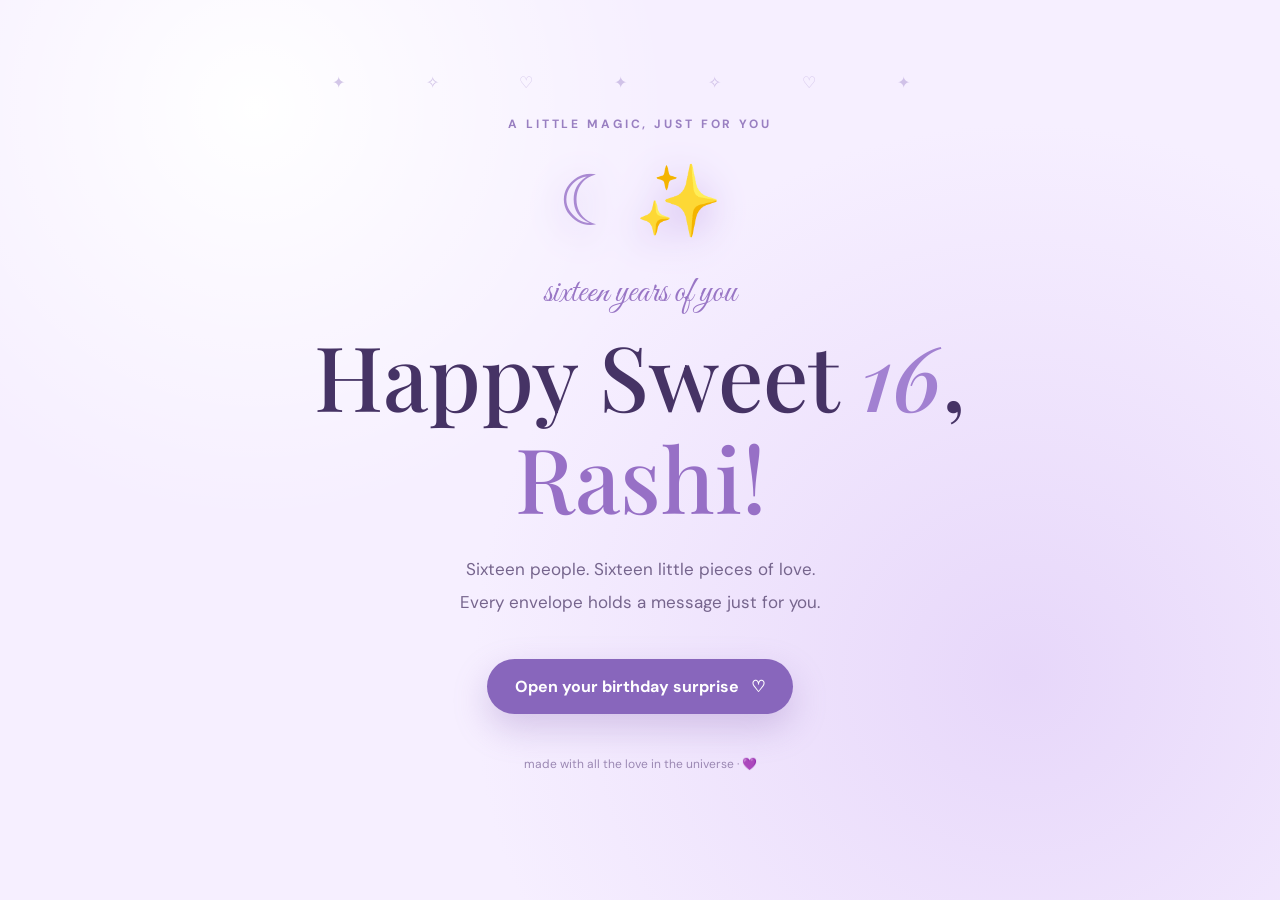
<file: index.html>
<!doctype html><html lang="en"><head><meta charset="utf-8"><meta name="viewport" content="width=device-width, initial-scale=1"><title>For Rashi 💜 Sweet 16</title><link rel="stylesheet" href="style.css"></head><body class="welcome"><div class="sparkles" aria-hidden="true">✦ ✧ ♡ ✦ ✧ ♡ ✦</div><main class="hero"><div class="eyebrow">A LITTLE MAGIC, JUST FOR YOU</div><div class="moon">☾ ✨</div><p class="pretitle">sixteen years of you</p><h1>Happy Sweet <em>16</em>,<br><span>Rashi!</span></h1><p class="intro">Sixteen people. Sixteen little pieces of love.<br>Every envelope holds a message just for you.</p><a class="primary" href="letters.html">Open your birthday surprise <span>♡</span></a><p class="footnote">made with all the love in the universe · 💜</p></main></body></html>
</file>
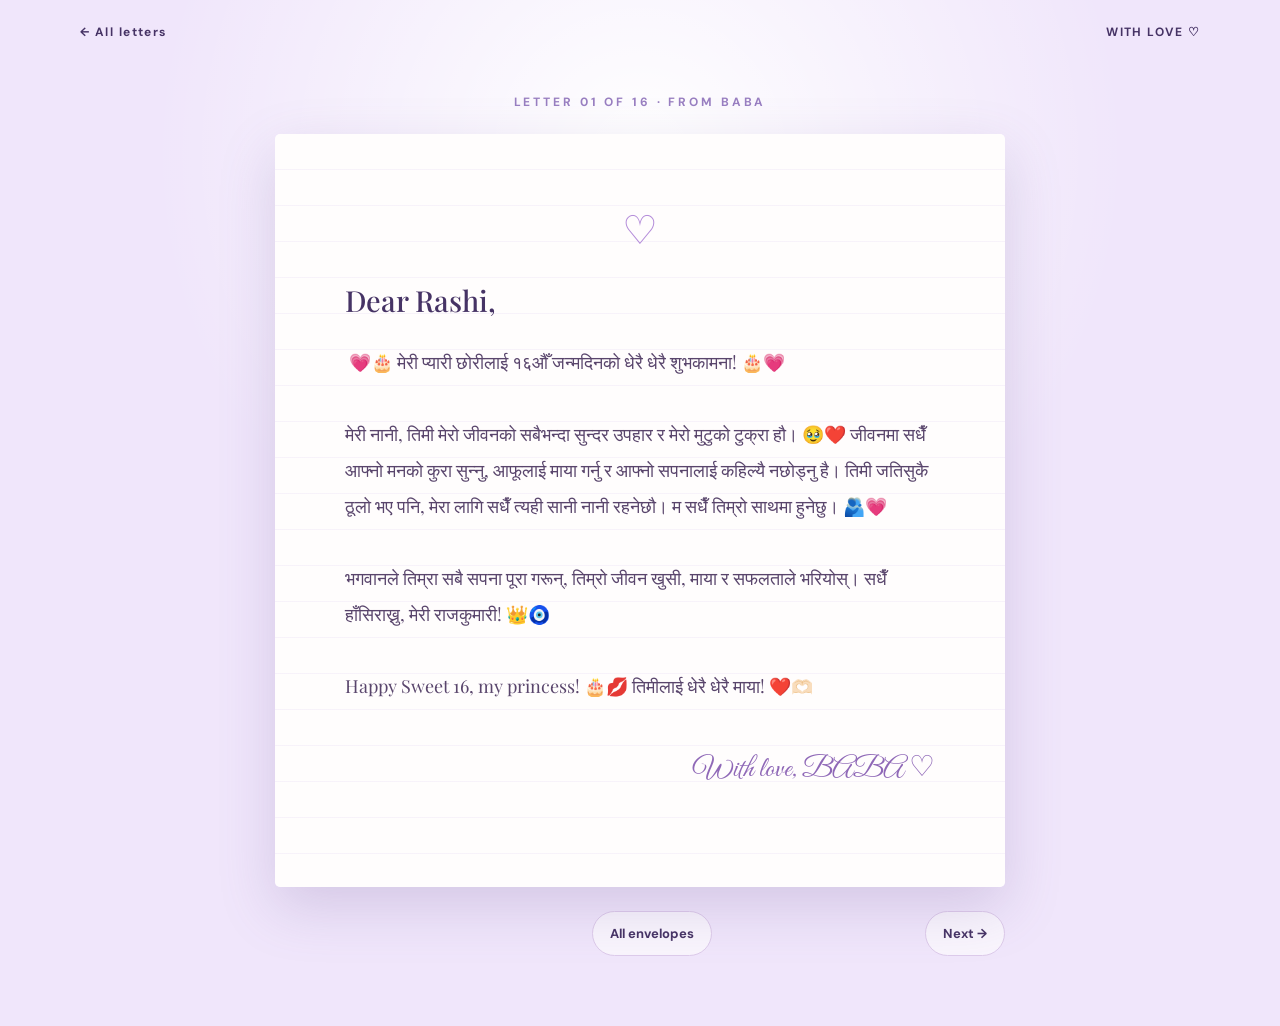
<file: letter.html>
<!doctype html><html lang="en"><head><meta charset="utf-8"><meta name="viewport" content="width=device-width, initial-scale=1"><title>A Letter for Rashi 💌</title><link rel="stylesheet" href="style.css"></head><body class="reading"><header class="topbar"><a href="letters.html">← All letters</a><span>WITH LOVE ♡</span></header><main class="read-container"><p class="eyebrow" id="letter-number"></p><div class="paper"><div class="paper-heart">♡</div><p class="salutation">Dear Rashi,</p><div id="letter-message" class="letter-message"></div><p class="signature" id="signature"></p></div><div class="read-actions"><a id="previous" class="outline" href="letters.html">← Previous</a><a class="outline" href="letters.html">All envelopes</a><a id="next" class="outline" href="letters.html">Next →</a></div></main><script src="letters-data.js"></script><script src="main.js"></script></body></html>
</file>
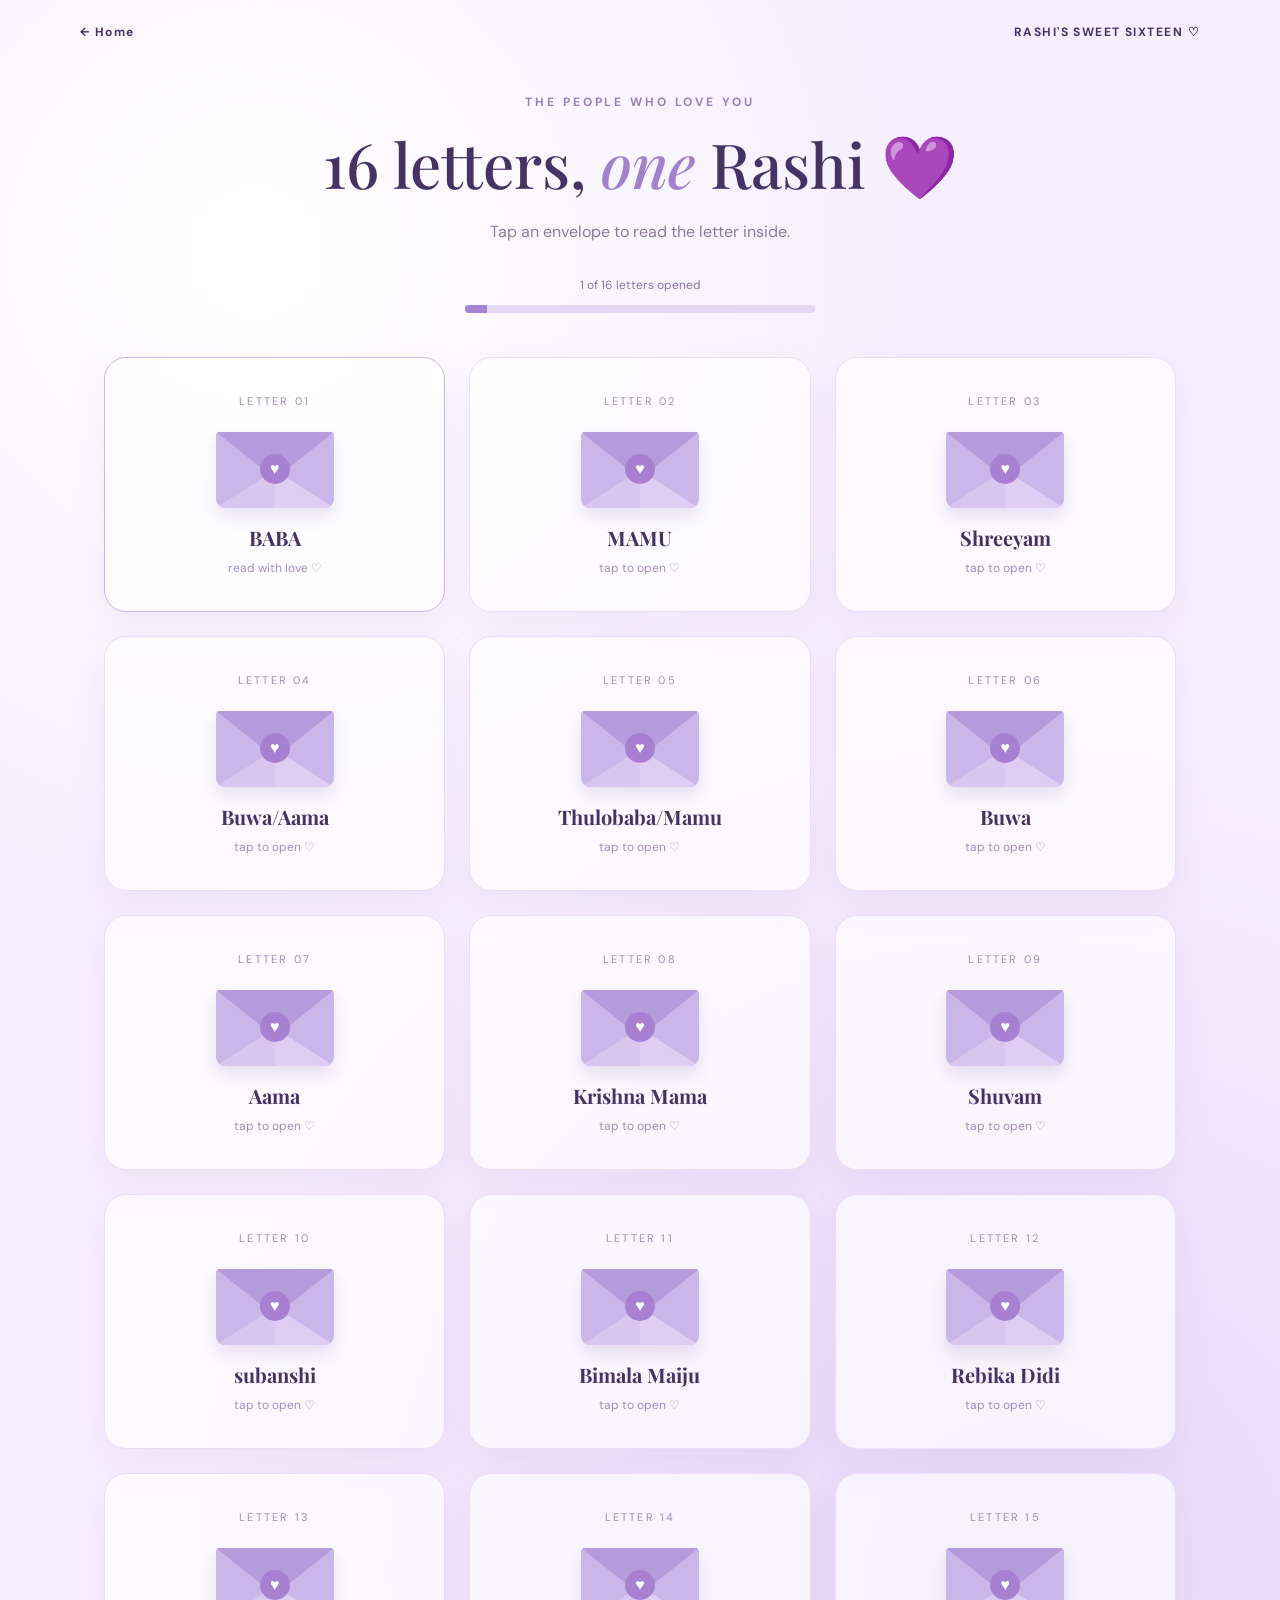
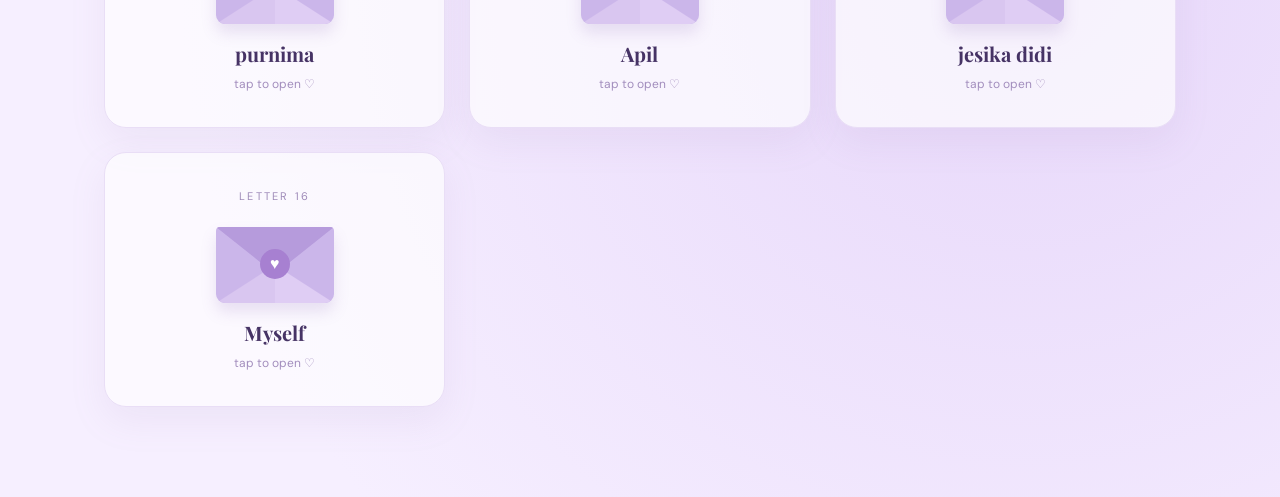
<file: letters.html>
<!doctype html><html lang="en"><head><meta charset="utf-8"><meta name="viewport" content="width=device-width, initial-scale=1"><title>16 Letters for Rashi 💌</title><link rel="stylesheet" href="style.css"></head><body><header class="topbar"><a href="index.html">← Home</a><span>RASHI'S SWEET SIXTEEN ♡</span></header><main class="container"><p class="eyebrow">THE PEOPLE WHO LOVE YOU</p><h1 class="page-title">16 letters, <em>one</em> Rashi 💜</h1><p class="subtitle">Tap an envelope to read the letter inside.</p><div class="progress"><span id="count">0 of 16 letters opened</span><div class="track"><div id="fill"></div></div></div><div id="grid" class="grid"></div><section id="finale" class="finale" hidden><h2>You've opened every letter! ✨</h2><p>Sixteen messages, and a whole lifetime of people cheering you on. Happy birthday, Rashi! 💜</p><button id="celebrate" class="primary">Celebrate! 🎉</button></section></main><script src="letters-data.js"></script><script src="main.js"></script></body></html>
</file>
<file: style.css>
@import url('https://fonts.googleapis.com/css2?family=DM+Sans:wght@400;500;600;700&family=Great+Vibes&family=Playfair+Display:ital,wght@0,500;0,600;1,500&display=swap');
:root{--purple:#7456a7;--deep:#463365;--light:#f8f3ff;--border:#e5d9f7}*{box-sizing:border-box}body{margin:0;min-height:100vh;font-family:'DM Sans',sans-serif;color:var(--deep);background:radial-gradient(circle at 20% 12%,#fff 0,transparent 32%),radial-gradient(circle at 80% 75%,#e7d7fa 0,transparent 45%),#f6efff}a{text-decoration:none;color:inherit}button{font:inherit;cursor:pointer}.welcome{display:grid;place-items:center;overflow-x:hidden}.hero{text-align:center;padding:70px 20px;max-width:760px;animation:rise .9s both}.sparkles{position:fixed;inset:0;display:flex;justify-content:space-around;align-items:flex-start;padding-top:8vh;color:#b19bd5;opacity:.55;letter-spacing:3vw;pointer-events:none;animation:float 5s ease-in-out infinite}.eyebrow{font-size:12px;font-weight:700;letter-spacing:.24em;color:#997fc1}.moon{font-size:70px;margin:24px 0;color:#a989d2;filter:drop-shadow(0 8px 18px #cfb5ed)}.pretitle{font-family:'Great Vibes',cursive;font-size:35px;color:#9976c5;margin:0}.hero h1{font-family:'Playfair Display',serif;font-size:clamp(48px,9vw,90px);line-height:1.13;margin:10px 0 25px;font-weight:500}.hero h1 em,.page-title em{color:#a281d1}.hero h1 span{color:#9770c6}.intro{font-size:17px;line-height:1.9;color:#76658d}.primary{display:inline-flex;align-items:center;justify-content:center;gap:12px;border:0;background:#8866bc;color:white;border-radius:999px;padding:17px 28px;font-weight:700;box-shadow:0 14px 35px #9675bc55;margin-top:24px;transition:transform .2s,background .2s}.primary:hover{transform:translateY(-3px);background:#7151a7}.footnote{font-size:12px;margin-top:42px;color:#9b88b3}.topbar{display:flex;justify-content:space-between;align-items:center;padding:24px max(24px,calc((100vw - 1120px)/2));font-size:12px;font-weight:700;letter-spacing:.12em}.topbar a:hover{color:#9c79ca}.container{max-width:1120px;margin:30px auto 90px;padding:0 24px;text-align:center}.page-title{font:500 clamp(36px,6vw,62px) 'Playfair Display',serif;margin:12px 0}.subtitle{color:#8c7b9f}.progress{max-width:350px;margin:35px auto 44px;font-size:12px;color:#8b72aa}.track{background:#e5d8f3;height:8px;border-radius:20px;margin-top:12px;overflow:hidden}#fill{background:#a586d4;height:100%;width:0;transition:width .5s}.grid{display:grid;grid-template-columns:repeat(3,minmax(0,1fr));gap:24px}.envelope-card{background:#ffffffab;border:1px solid #e9def6;border-radius:22px;min-height:255px;padding:24px 12px;display:flex;flex-direction:column;align-items:center;justify-content:center;box-shadow:0 14px 36px #9d7bb21a;transition:transform .3s,box-shadow .3s}.envelope-card:hover{transform:translateY(-8px);box-shadow:0 20px 42px #9d7bb235}.num{font-size:11px;letter-spacing:.2em;color:#9e8ab8}.envelope{position:relative;margin:24px 0 16px;width:118px;height:76px;background:#cbb6ea;border-radius:4px 4px 9px 9px;box-shadow:0 9px 15px #8b65b02b;overflow:hidden}.envelope:before,.envelope:after{content:'';position:absolute;bottom:0;border-style:solid}.envelope:before{left:0;border-width:38px 59px 0 0;border-color:transparent #d9c6f0 transparent transparent}.envelope:after{right:0;border-width:38px 0 0 59px;border-color:transparent transparent transparent #dfcdf4}.flap{position:absolute;top:0;left:0;width:0;height:0;border-left:59px solid transparent;border-right:59px solid transparent;border-top:47px solid #b69bdc;transform-origin:top;transition:transform .5s;z-index:2}.envelope-card:hover .flap{transform:rotateX(160deg)}.seal{position:absolute;left:50%;top:37px;transform:translate(-50%,-50%);z-index:3;color:white;background:#a780d1;border-radius:50%;width:30px;height:30px;display:grid;place-items:center}.sender{font-family:'Playfair Display',serif;font-size:20px;overflow-wrap:anywhere}.hint{font-size:12px;color:#a28dbd;margin-top:9px}.seen{border-color:#cbb7e6}.finale{background:#fff9;border:1px solid var(--border);border-radius:24px;margin:55px auto 0;padding:35px;max-width:700px}.finale[hidden]{display:none}.finale h2{font:500 32px 'Playfair Display',serif}.reading{background:radial-gradient(circle at 50% 15%,#fff 0,transparent 45%),#f0e6fb}.read-container{max-width:770px;margin:30px auto 70px;padding:0 20px;text-align:center}.paper{margin:24px auto;padding:clamp(28px,7vw,70px);min-height:470px;text-align:left;background:repeating-linear-gradient(#fffdfd 0px,#fffdfd 35px,#f0e8f7 36px);border-radius:5px;box-shadow:0 20px 55px #745a9d38;animation:unfold .7s ease both;transform-origin:top}.paper-heart{text-align:center;font-size:40px;color:#b38bd9}.salutation{font:500 29px 'Playfair Display',serif;margin:25px 0}.letter-message{white-space:pre-wrap;overflow-wrap:anywhere;font:18px/2 'Playfair Display',serif;color:#59456c;min-height:160px}.signature{font:29px 'Great Vibes',cursive;text-align:right;color:#8f68b7;margin-top:45px}.read-actions{display:flex;gap:12px;justify-content:space-between;flex-wrap:wrap}.outline{padding:13px 17px;border-radius:99px;background:#fff9;border:1px solid #ddcbea;font-size:13px;font-weight:700}.outline:hover{background:#eadbf8}.confetti{position:fixed;top:-35px;font-size:25px;animation:fall 3s linear forwards;pointer-events:none}@keyframes fall{to{transform:translateY(110vh) rotate(560deg);opacity:0}}@keyframes rise{from{opacity:0;transform:translateY(25px)}to{opacity:1;transform:translateY(0)}}@keyframes unfold{from{opacity:0;transform:perspective(900px) rotateX(-13deg) translateY(15px)}to{opacity:1;transform:none}}@keyframes float{50%{transform:translateY(18px)}}@media(max-width:700px){.grid{grid-template-columns:repeat(2,minmax(0,1fr));gap:12px}.envelope-card{min-height:215px;padding:15px 6px}.sender{font-size:17px}.envelope{transform:scale(.85);margin:12px 0}.topbar{padding:18px}.topbar span{font-size:10px}.container{margin-top:30px}.letter-message{font-size:16px}}@media(max-width:360px){.grid{grid-template-columns:1fr}}
</file>
